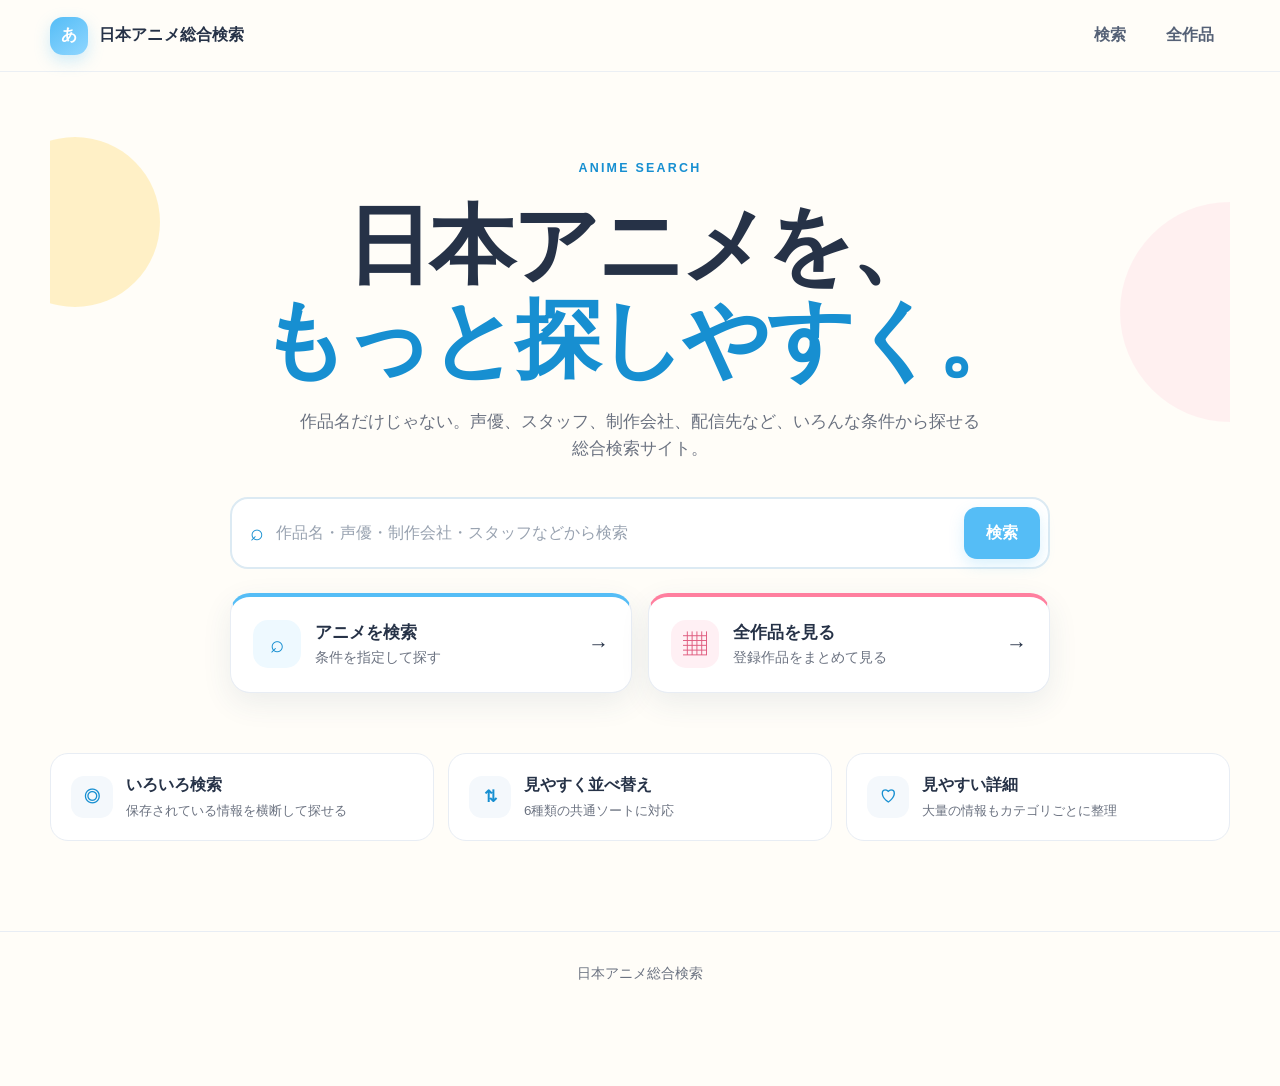
<file: index.html>
<!doctype html>
<html lang="ja">
<head>
  <meta charset="utf-8" />
  <meta name="viewport" content="width=device-width,initial-scale=1" />
  <title>日本アニメ総合検索</title>
  <link rel="stylesheet" href="./assets/css/common.css" />
  <link rel="stylesheet" href="./assets/css/top.css" />
</head>
<body data-page="top">
  <header class="site-header">
    <a class="brand" href="./index.html" aria-label="日本アニメ総合検索 ホーム">
      <span class="brand-mark" aria-hidden="true">あ</span><span class="brand-text">日本アニメ総合検索</span>
    </a>
    <nav class="desktop-nav" aria-label="メインナビゲーション">
      <a href="./search.html">検索</a>
      <a href="./all.html">全作品</a>
    </nav>
  </header>

  <main>
    <section class="hero section-shell">
      <div class="hero-decor decor-a" aria-hidden="true"></div>
      <div class="hero-decor decor-b" aria-hidden="true"></div>
      <div class="hero-copy">
        <span class="eyebrow">ANIME SEARCH</span>
        <h1>日本アニメを、<br><span>もっと探しやすく。</span></h1>
        <p>作品名だけじゃない。声優、スタッフ、制作会社、配信先など、いろんな条件から探せる総合検索サイト。</p>
      </div>

      <form class="hero-search" action="./search.html" method="get">
        <label class="sr-only" for="q">アニメを検索</label>
        <div class="search-box large">
          <span class="search-icon" aria-hidden="true">⌕</span>
          <input id="q" name="q" type="search" placeholder="作品名・声優・制作会社・スタッフなどから検索" autocomplete="off" />
          <button type="submit">検索</button>
        </div>
      </form>

      <div class="entry-grid" aria-label="主要メニュー">
        <a class="entry-card blue" href="./search.html">
          <div class="entry-icon" aria-hidden="true">⌕</div>
          <div><strong>アニメを検索</strong><span>条件を指定して探す</span></div>
          <span class="entry-arrow" aria-hidden="true">→</span>
        </a>
        <a class="entry-card pink" href="./all.html">
          <div class="entry-icon" aria-hidden="true">▦</div>
          <div><strong>全作品を見る</strong><span>登録作品をまとめて見る</span></div>
          <span class="entry-arrow" aria-hidden="true">→</span>
        </a>
      </div>
    </section>

    <section class="feature-strip section-shell" aria-label="サイトの特徴">
      <article><span aria-hidden="true">◎</span><div><strong>いろいろ検索</strong><small>保存されている情報を横断して探せる</small></div></article>
      <article><span aria-hidden="true">⇅</span><div><strong>見やすく並べ替え</strong><small>6種類の共通ソートに対応</small></div></article>
      <article><span aria-hidden="true">♡</span><div><strong>見やすい詳細</strong><small>大量の情報もカテゴリごとに整理</small></div></article>
    </section>
  </main>

  <footer class="site-footer"><span>日本アニメ総合検索</span></footer>
  <nav class="mobile-nav" aria-label="モバイルナビゲーション">
    <a class="active" href="./index.html" aria-current="page"><span aria-hidden="true">⌂</span>ホーム</a>
    <a href="./search.html"><span aria-hidden="true">⌕</span>検索</a>
    <a href="./all.html"><span aria-hidden="true">▦</span>全作品</a>
  </nav>
  <script src="./assets/js/common.js"></script>
</body>
</html>
</file>
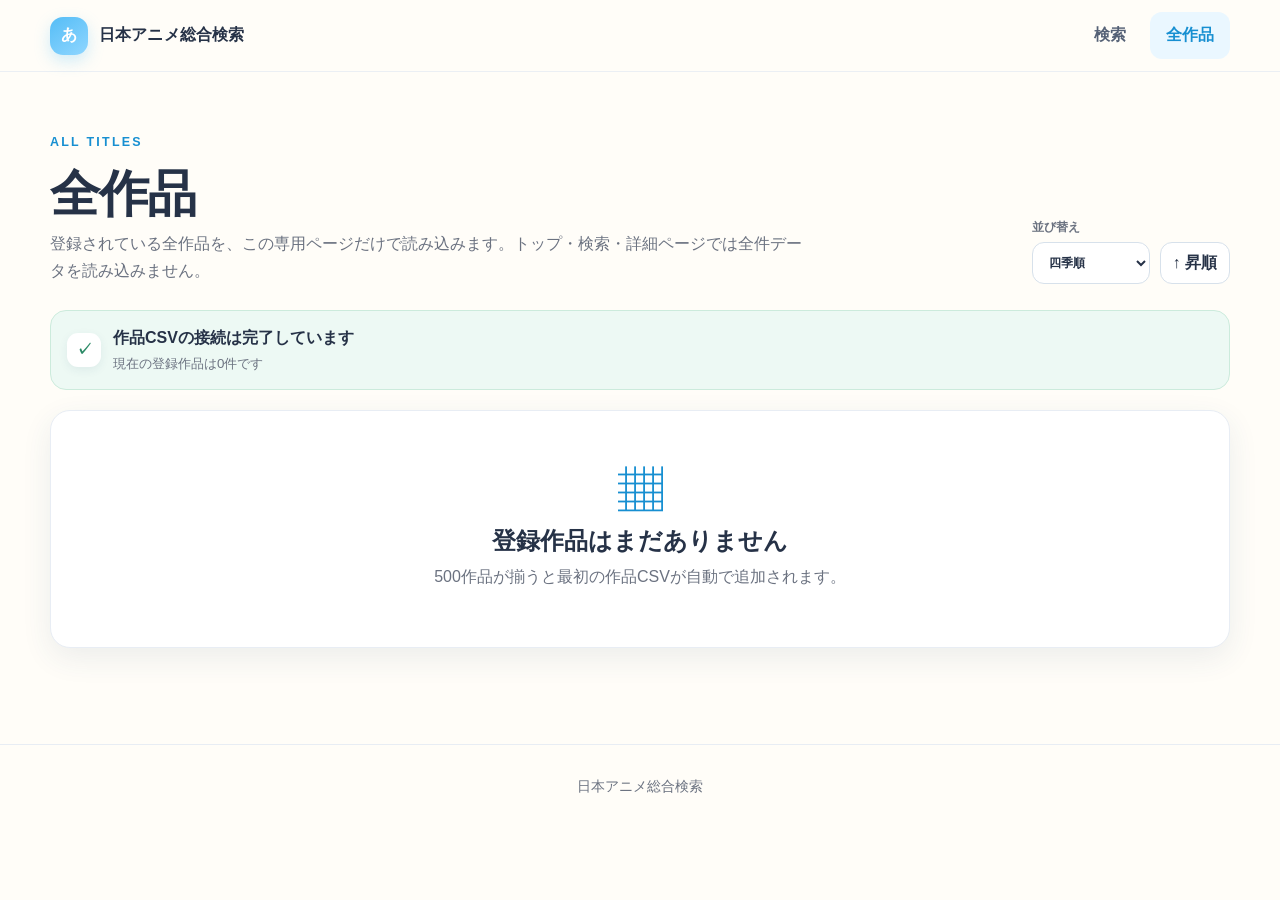
<file: all.html>
<!doctype html>
<html lang="ja">
<head>
  <meta charset="utf-8" />
  <meta name="viewport" content="width=device-width,initial-scale=1" />
  <title>全作品 | 日本アニメ総合検索</title>
  <link rel="stylesheet" href="./assets/css/common.css" />
  <link rel="stylesheet" href="./assets/css/all.css" />
</head>
<body data-page="all">
  <header class="site-header">
    <a class="brand" href="./index.html" aria-label="日本アニメ総合検索 ホーム">
      <span class="brand-mark">あ</span><span class="brand-text">日本アニメ総合検索</span>
    </a>
    <nav class="desktop-nav" aria-label="メインナビゲーション">
      <a href="./search.html">検索</a>
      <a class="active" href="./all.html" aria-current="page">全作品</a>
    </nav>
  </header>

  <main class="section-shell page-main">
    <div class="page-heading heading-row">
      <div>
        <span class="eyebrow">ALL TITLES</span>
        <h1>全作品</h1>
        <p>登録されている全作品を、この専用ページだけで読み込みます。トップ・検索・詳細ページでは全件データを読み込みません。</p>
      </div>
      <div class="sort-controls" aria-label="全作品の並び替え">
        <label for="all-sort-key">並び替え
          <select id="all-sort-key">
            <option value="season">四季順</option>
            <option value="date">年代順</option>
            <option value="title">タイトル順</option>
            <option value="studio">制作会社名順</option>
            <option value="episodes">話数順</option>
            <option value="runtime">総時間順</option>
          </select>
        </label>
        <button id="all-sort-direction" type="button" data-dir="asc" aria-label="昇順・降順切り替え">↑ 昇順</button>
      </div>
    </div>

    <div class="status-banner idle" id="all-status" role="status" aria-live="polite">
      <span class="status-icon" aria-hidden="true">○</span>
      <div>
        <strong>全件表示エンジンを準備しています</strong>
        <small>このページでだけ all.wasm と作品CSVを読み込みます。</small>
      </div>
    </div>

    <section id="all-results" class="anime-grid" aria-live="polite" aria-busy="false">
      <div class="empty-state card-surface full-width">
        <div class="empty-icon" aria-hidden="true">▦</div>
        <h2>ここに全作品が並びます</h2>
        <p>内部では一定件数ずつ段階描画し、他の3ページへ全件処理を持ち込みません。</p>
      </div>
    </section>
  </main>

  <footer class="site-footer"><span>日本アニメ総合検索</span></footer>
  <nav class="mobile-nav" aria-label="モバイルナビゲーション">
    <a href="./index.html"><span aria-hidden="true">⌂</span>ホーム</a>
    <a href="./search.html"><span aria-hidden="true">⌕</span>検索</a>
    <a class="active" href="./all.html" aria-current="page"><span aria-hidden="true">▦</span>全作品</a>
  </nav>
  <script src="./assets/js/common.js"></script>
  <script src="./assets/js/wasm-runtime.js"></script>
  <script src="./assets/js/all-bridge.js"></script>
</body>
</html>
</file>
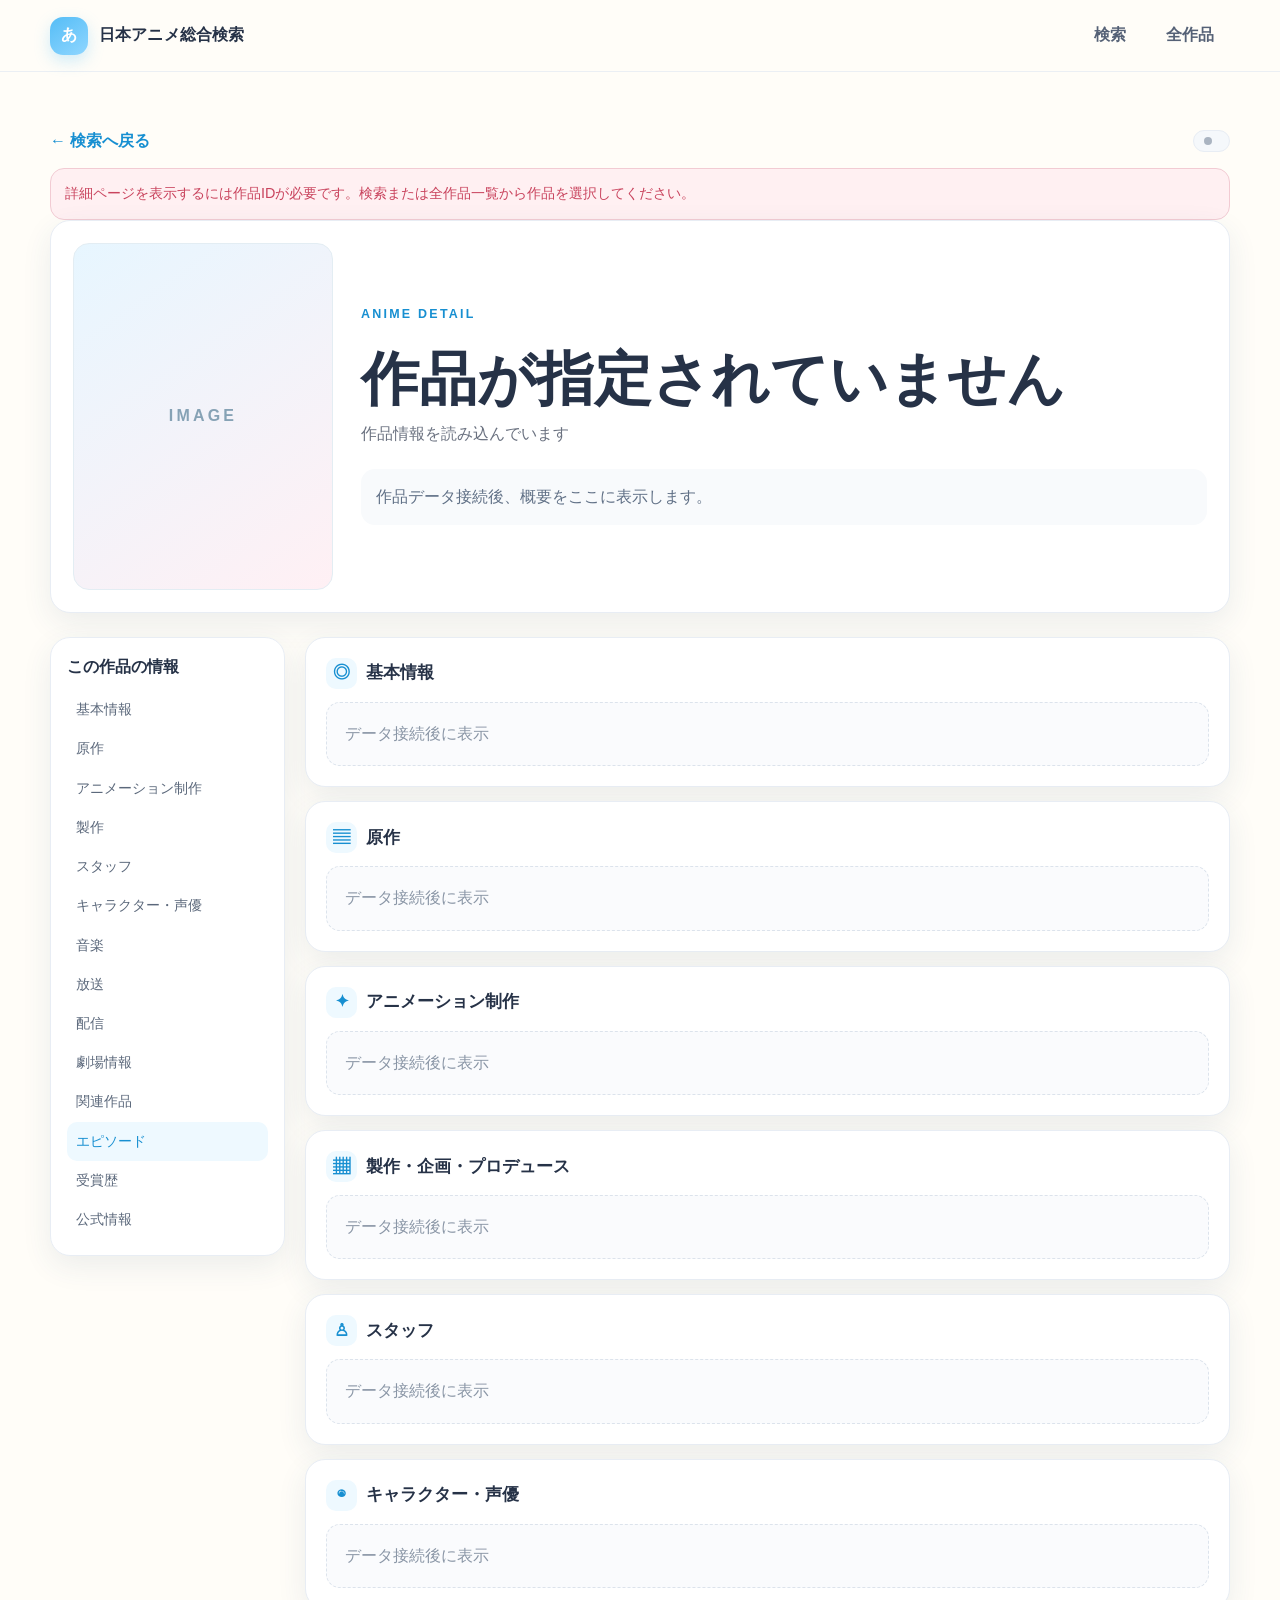
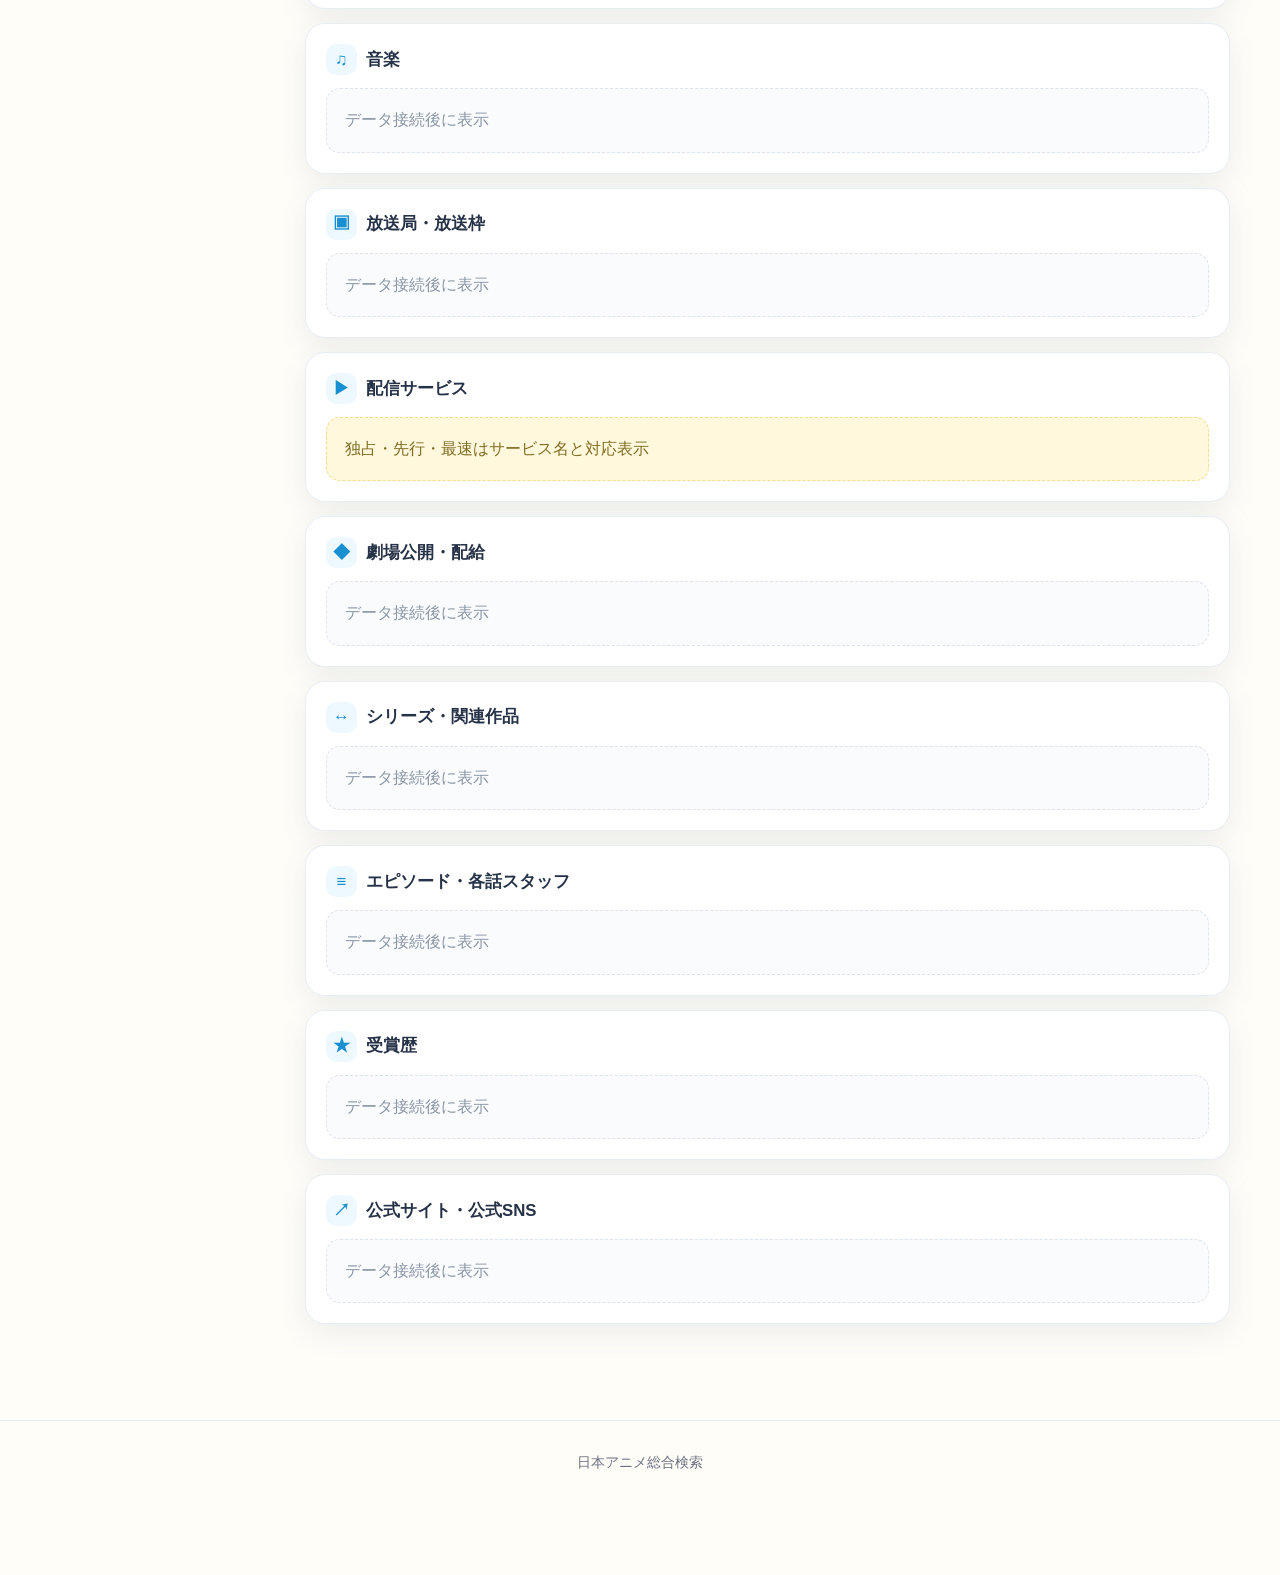
<file: detail.html>
<!doctype html>
<html lang="ja">
<head>
  <meta charset="utf-8" />
  <meta name="viewport" content="width=device-width,initial-scale=1" />
  <title>作品詳細 | 日本アニメ総合検索</title>
  <link rel="stylesheet" href="./assets/css/common.css" />
  <link rel="stylesheet" href="./assets/css/detail.css" />
</head>
<body data-page="detail">
  <header class="site-header">
    <a class="brand" href="./index.html" aria-label="日本アニメ総合検索 ホーム">
      <span class="brand-mark">あ</span><span class="brand-text">日本アニメ総合検索</span>
    </a>
    <nav class="desktop-nav" aria-label="メインナビゲーション">
      <a href="./search.html">検索</a>
      <a href="./all.html">全作品</a>
    </nav>
  </header>

  <main class="section-shell page-main">
    <div class="detail-topbar">
      <a class="back-link" href="./search.html">← 検索へ戻る</a>
      <span id="detail-id-badge" class="status-pill" hidden><span class="status-dot"></span><span></span></span>
    </div>

    <div id="detail-status" class="ui-message info" hidden role="status" aria-live="polite"></div>

    <section class="detail-hero card-surface" aria-labelledby="detail-title">
      <div class="visual-placeholder" aria-label="キービジュアル表示領域"><span>IMAGE</span></div>
      <div class="detail-hero-copy">
        <div class="tag-row" id="detail-tags"></div>
        <p class="eyebrow">ANIME DETAIL</p>
        <h1 id="detail-title">作品タイトル</h1>
        <p id="detail-sub-title" class="sub-title">作品情報を読み込んでいます</p>
        <p id="detail-synopsis" class="synopsis-placeholder">作品データ接続後、概要をここに表示します。</p>
      </div>
    </section>

    <section class="detail-layout">
      <aside class="detail-index card-surface" aria-label="詳細カテゴリ">
        <strong>この作品の情報</strong>
        <a href="#basic">基本情報</a>
        <a href="#original">原作</a>
        <a href="#studio">アニメーション制作</a>
        <a href="#production">製作</a>
        <a href="#staff">スタッフ</a>
        <a href="#cast">キャラクター・声優</a>
        <a href="#music">音楽</a>
        <a href="#broadcast">放送</a>
        <a href="#streaming">配信</a>
        <a href="#theater">劇場情報</a>
        <a href="#relations">関連作品</a>
        <a href="#episodes">エピソード</a>
        <a href="#awards">受賞歴</a>
        <a href="#official">公式情報</a>
      </aside>

      <div class="detail-sections" id="detail-sections">
        <section id="basic" data-detail-section="basic" class="detail-card card-surface"><h2><span>◎</span>基本情報</h2><div class="data-placeholder">データ接続後に表示</div></section>
        <section id="original" data-detail-section="original" class="detail-card card-surface"><h2><span>▤</span>原作</h2><div class="data-placeholder">データ接続後に表示</div></section>
        <section id="studio" data-detail-section="studio" class="detail-card card-surface"><h2><span>✦</span>アニメーション制作</h2><div class="data-placeholder">データ接続後に表示</div></section>
        <section id="production" data-detail-section="production" class="detail-card card-surface"><h2><span>▦</span>製作・企画・プロデュース</h2><div class="data-placeholder">データ接続後に表示</div></section>
        <section id="staff" data-detail-section="staff" class="detail-card card-surface"><h2><span>♙</span>スタッフ</h2><div class="data-placeholder">データ接続後に表示</div></section>
        <section id="cast" data-detail-section="cast" class="detail-card card-surface"><h2><span>◉</span>キャラクター・声優</h2><div class="data-placeholder">データ接続後に表示</div></section>
        <section id="music" data-detail-section="music" class="detail-card card-surface"><h2><span>♫</span>音楽</h2><div class="data-placeholder">データ接続後に表示</div></section>
        <section id="broadcast" data-detail-section="broadcast" class="detail-card card-surface"><h2><span>▣</span>放送局・放送枠</h2><div class="data-placeholder">データ接続後に表示</div></section>
        <section id="streaming" data-detail-section="streaming" class="detail-card card-surface"><h2><span>▶</span>配信サービス</h2><div class="data-placeholder emphasis">独占・先行・最速はサービス名と対応表示</div></section>
        <section id="theater" data-detail-section="theater" class="detail-card card-surface"><h2><span>◆</span>劇場公開・配給</h2><div class="data-placeholder">データ接続後に表示</div></section>
        <section id="relations" data-detail-section="relations" class="detail-card card-surface"><h2><span>↔</span>シリーズ・関連作品</h2><div class="data-placeholder">データ接続後に表示</div></section>
        <section id="episodes" data-detail-section="episodes" class="detail-card card-surface"><h2><span>≡</span>エピソード・各話スタッフ</h2><div class="data-placeholder">データ接続後に表示</div></section>
        <section id="awards" data-detail-section="awards" class="detail-card card-surface"><h2><span>★</span>受賞歴</h2><div class="data-placeholder">データ接続後に表示</div></section>
        <section id="official" data-detail-section="official" class="detail-card card-surface"><h2><span>↗</span>公式サイト・公式SNS</h2><div class="data-placeholder">データ接続後に表示</div></section>
      </div>
    </section>
  </main>

  <footer class="site-footer"><span>日本アニメ総合検索</span></footer>
  <nav class="mobile-nav" aria-label="モバイルナビゲーション">
    <a href="./index.html"><span aria-hidden="true">⌂</span>ホーム</a>
    <a href="./search.html"><span aria-hidden="true">⌕</span>検索</a>
    <a href="./all.html"><span aria-hidden="true">▦</span>全作品</a>
  </nav>
  <script src="./assets/js/common.js"></script>
  <script src="./assets/js/wasm-runtime.js"></script>
  <script src="./assets/js/detail-bridge.js"></script>
</body>
</html>
</file>
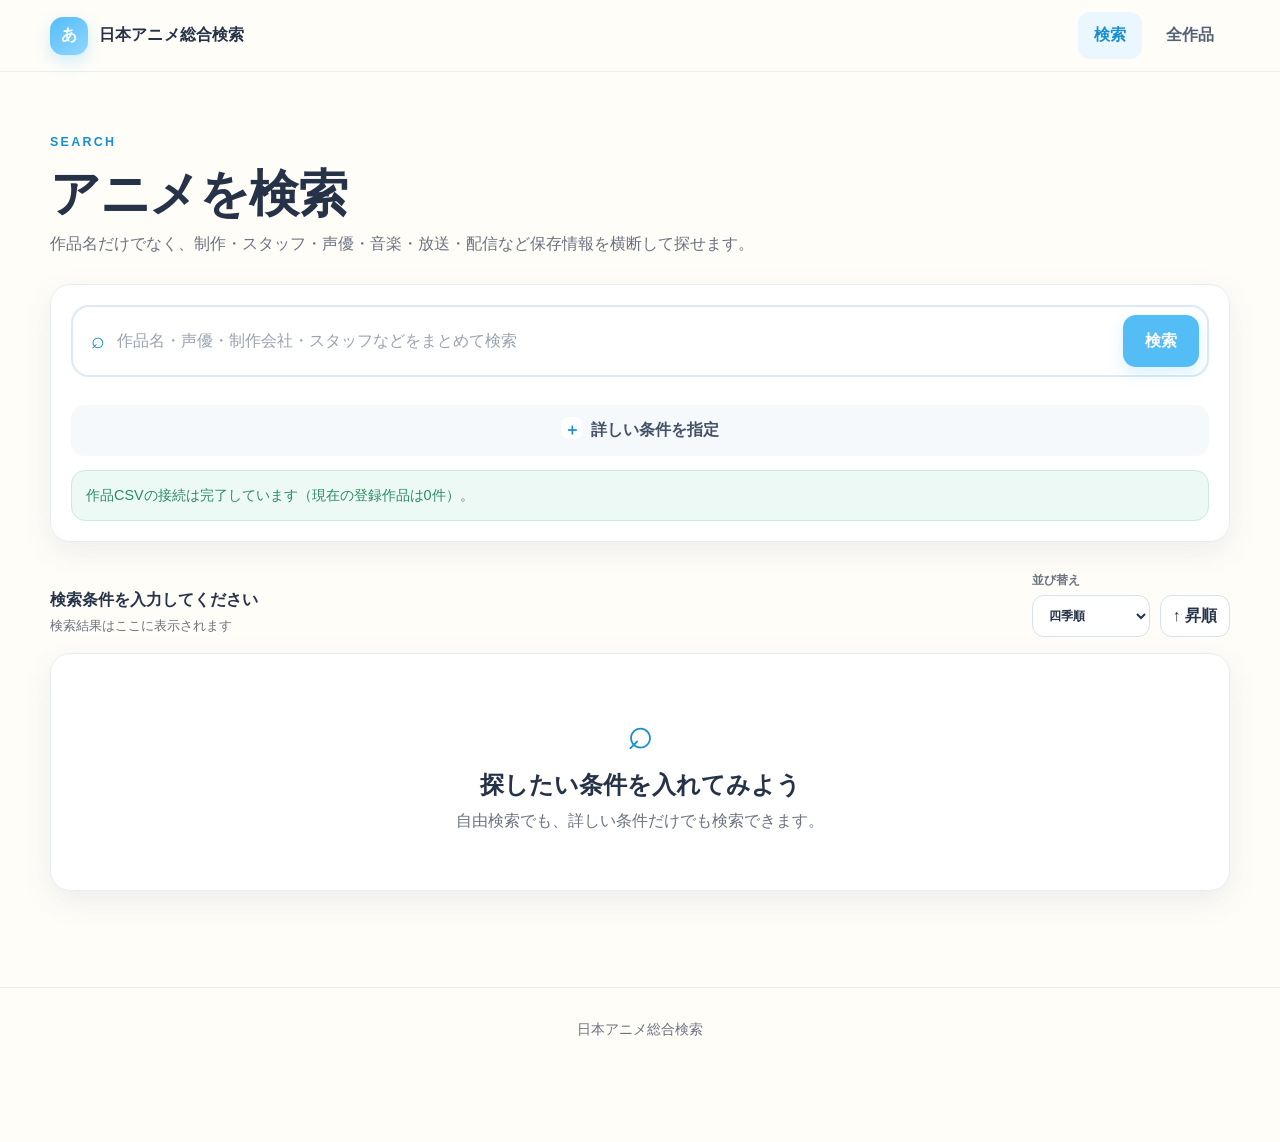
<file: search.html>
<!doctype html>
<html lang="ja">
<head>
  <meta charset="utf-8" />
  <meta name="viewport" content="width=device-width,initial-scale=1" />
  <title>検索 | 日本アニメ総合検索</title>
  <link rel="stylesheet" href="./assets/css/common.css" />
  <link rel="stylesheet" href="./assets/css/search.css" />
</head>
<body data-page="search">
  <header class="site-header">
    <a class="brand" href="./index.html" aria-label="日本アニメ総合検索 ホーム">
      <span class="brand-mark">あ</span><span class="brand-text">日本アニメ総合検索</span>
    </a>
    <nav class="desktop-nav" aria-label="メインナビゲーション">
      <a class="active" href="./search.html" aria-current="page">検索</a>
      <a href="./all.html">全作品</a>
    </nav>
  </header>

  <main class="section-shell page-main">
    <div class="page-heading">
      <span class="eyebrow">SEARCH</span>
      <h1>アニメを検索</h1>
      <p>作品名だけでなく、制作・スタッフ・声優・音楽・放送・配信など保存情報を横断して探せます。</p>
    </div>

    <section class="search-panel card-surface" aria-labelledby="search-panel-title">
      <h2 id="search-panel-title" class="sr-only">検索条件</h2>

      <form id="search-form" novalidate>
        <div class="search-box large">
          <span class="search-icon" aria-hidden="true">⌕</span>
          <label class="sr-only" for="search-query">自由検索</label>
          <input id="search-query" name="q" type="search" placeholder="作品名・声優・制作会社・スタッフなどをまとめて検索" autocomplete="off" />
          <button id="search-button" type="submit">検索</button>
        </div>

        <div id="active-filters" class="active-filters" aria-live="polite"></div>

        <button class="detail-toggle" id="detail-toggle" type="button" aria-expanded="false" aria-controls="detail-filters">
          <span aria-hidden="true">＋</span> 詳しい条件を指定
        </button>

        <div id="detail-filters" class="detail-filters" hidden>
          <div class="filter-head">
            <div>
              <strong>詳しい条件</strong>
              <small>必要な条件だけ追加できます。自由検索を空欄にして詳細条件だけでも検索できます。</small>
            </div>
            <button id="clear-search-ui" class="clear-button" type="button">条件をクリア</button>
          </div>

          <div class="filter-section">
            <h3>条件の組み合わせ</h3>
            <div class="segmented" role="group" aria-label="条件の組み合わせ">
              <button type="button" class="selected" data-op="AND" aria-pressed="true">すべて一致（AND）</button>
              <button type="button" data-op="OR" aria-pressed="false">どれか一致（OR）</button>
            </div>
            <p class="filter-help">除外したい条件は、各条件の「含めない（NOT）」を選択します。</p>
          </div>

          <div class="filter-section">
            <div class="filter-section-head">
              <div>
                <h3>文字・名称・属性</h3>
                <p class="filter-help">タイトル、制作会社、声優、配信サービスなど、保存されている各情報を対象に指定できます。</p>
              </div>
              <button id="add-text-filter" class="add-filter-button" type="button">＋ 条件を追加</button>
            </div>
            <div id="text-filter-rows" class="filter-rows"></div>
          </div>

          <div class="filter-section">
            <div class="filter-section-head">
              <div>
                <h3>日付範囲</h3>
                <p class="filter-help">開始日・終了日・劇場公開日・更新日に加え、配信開始/終了日やエピソード放送日も範囲指定できます。</p>
              </div>
              <button id="add-date-filter" class="add-filter-button" type="button">＋ 日付条件</button>
            </div>
            <div id="date-filter-rows" class="filter-rows"></div>
          </div>

          <div class="filter-section">
            <div class="filter-section-head">
              <div>
                <h3>数値範囲</h3>
                <p class="filter-help">話数・1話あたり時間・シーズン番号を下限／上限で指定できます。</p>
              </div>
              <button id="add-number-filter" class="add-filter-button" type="button">＋ 数値条件</button>
            </div>
            <div id="number-filter-rows" class="filter-rows"></div>
          </div>
        </div>
      </form>

      <div id="search-ui-message" class="ui-message info" hidden aria-live="polite"></div>
    </section>

    <section class="results-section" aria-labelledby="results-title">
      <div class="results-toolbar">
        <div>
          <strong id="results-title">検索条件を入力してください</strong>
          <small id="result-note">検索結果はここに表示されます</small>
        </div>
        <div class="sort-controls">
          <label for="sort-key">並び替え
            <select id="sort-key">
              <option value="season">四季順</option>
              <option value="date">年代順</option>
              <option value="title">タイトル順</option>
              <option value="studio">制作会社名順</option>
              <option value="episodes">話数順</option>
              <option value="runtime">総時間順</option>
            </select>
          </label>
          <button id="sort-direction" type="button" data-dir="asc" aria-label="昇順・降順切り替え">↑ 昇順</button>
        </div>
      </div>

      <div id="results" class="anime-grid" aria-live="polite" aria-busy="false">
        <div class="empty-state card-surface">
          <div class="empty-icon" aria-hidden="true">⌕</div>
          <h2>探したい条件を入れてみよう</h2>
          <p>自由検索でも、詳しい条件だけでも検索できます。</p>
        </div>
      </div>
    </section>
  </main>

  <footer class="site-footer"><span>日本アニメ総合検索</span></footer>
  <nav class="mobile-nav" aria-label="モバイルナビゲーション">
    <a href="./index.html"><span aria-hidden="true">⌂</span>ホーム</a>
    <a class="active" href="./search.html" aria-current="page"><span aria-hidden="true">⌕</span>検索</a>
    <a href="./all.html"><span aria-hidden="true">▦</span>全作品</a>
  </nav>
  <script src="./assets/js/common.js"></script>
  <script src="./assets/js/wasm-runtime.js"></script>
  <script src="./assets/js/search-bridge.js"></script>
</body>
</html>
</file>
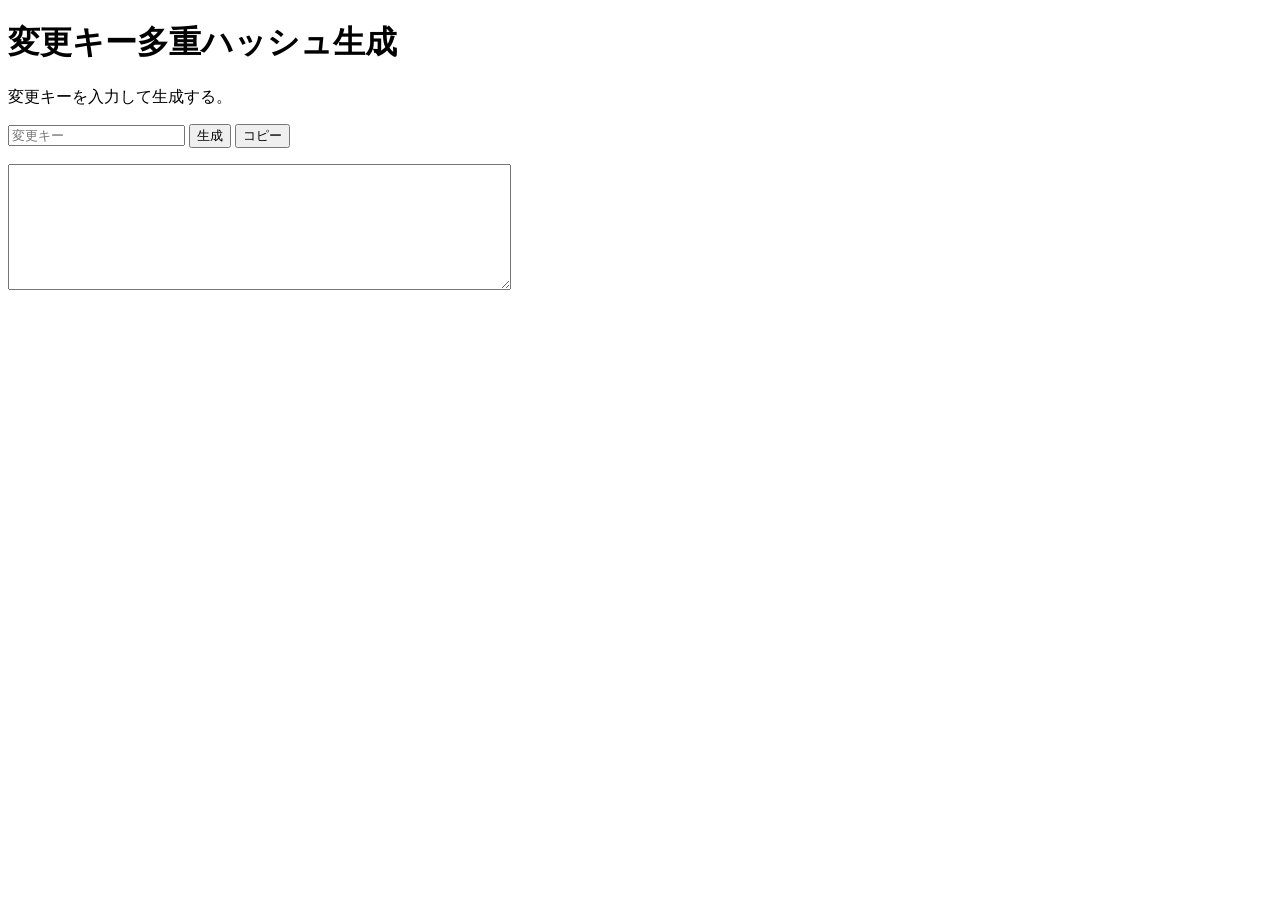
<file: legacy/change-key.html>
<!DOCTYPE html>
<html lang="ja">
<head>
  <meta charset="UTF-8">
  <meta name="viewport" content="width=device-width, initial-scale=1.0">
  <title>ハッシュ生成</title>
</head>
<body>
  <h1>変更キー多重ハッシュ生成</h1>
  <p>変更キーを入力して生成する。</p>

  <input type="password" id="changeKey" placeholder="変更キー">
  <button id="generateButton" type="button">生成</button>
  <button id="copyButton" type="button">コピー</button>

  <p id="message"></p>
  <textarea id="result" rows="8" cols="60" readonly></textarea>

  <script>
    async function sha256(text) {
      const data = new TextEncoder().encode(text);
      const hashBuffer = await crypto.subtle.digest("SHA-256", data);
      const hashArray = Array.from(new Uint8Array(hashBuffer));
      return hashArray.map(function (b) {
        return b.toString(16).padStart(2, "0");
      }).join("");
    }

    async function multiHash(inputKey) {
      const step1 = await sha256("anime-site-change-key::" + inputKey + "::phase1");
      const step2 = await sha256("anime-site-change-key::" + step1 + "::phase2");
      const step3 = await sha256("anime-site-change-key::" + step2 + "::phase3");
      return step3;
    }

    const changeKeyInput = document.getElementById("changeKey");
    const generateButton = document.getElementById("generateButton");
    const copyButton = document.getElementById("copyButton");
    const result = document.getElementById("result");
    const message = document.getElementById("message");

    generateButton.addEventListener("click", async function () {
      const inputKey = changeKeyInput.value.trim();

      message.textContent = "";
      result.value = "";

      if (!inputKey) {
        message.textContent = "変更キーを入力してください。";
        return;
      }

      try {
        const hashed = await multiHash(inputKey);
        result.value = hashed;
        message.textContent = "生成しました。";
      } catch (error) {
        message.textContent = "生成に失敗しました。";
      }
    });

    copyButton.addEventListener("click", async function () {
      if (!result.value) {
        message.textContent = "コピーする値がありません。";
        return;
      }

      try {
        await navigator.clipboard.writeText(result.value);
        message.textContent = "コピーしました。";
      } catch (error) {
        message.textContent = "コピーに失敗しました。";
      }
    });
  </script>
</body>
</html>
</file>
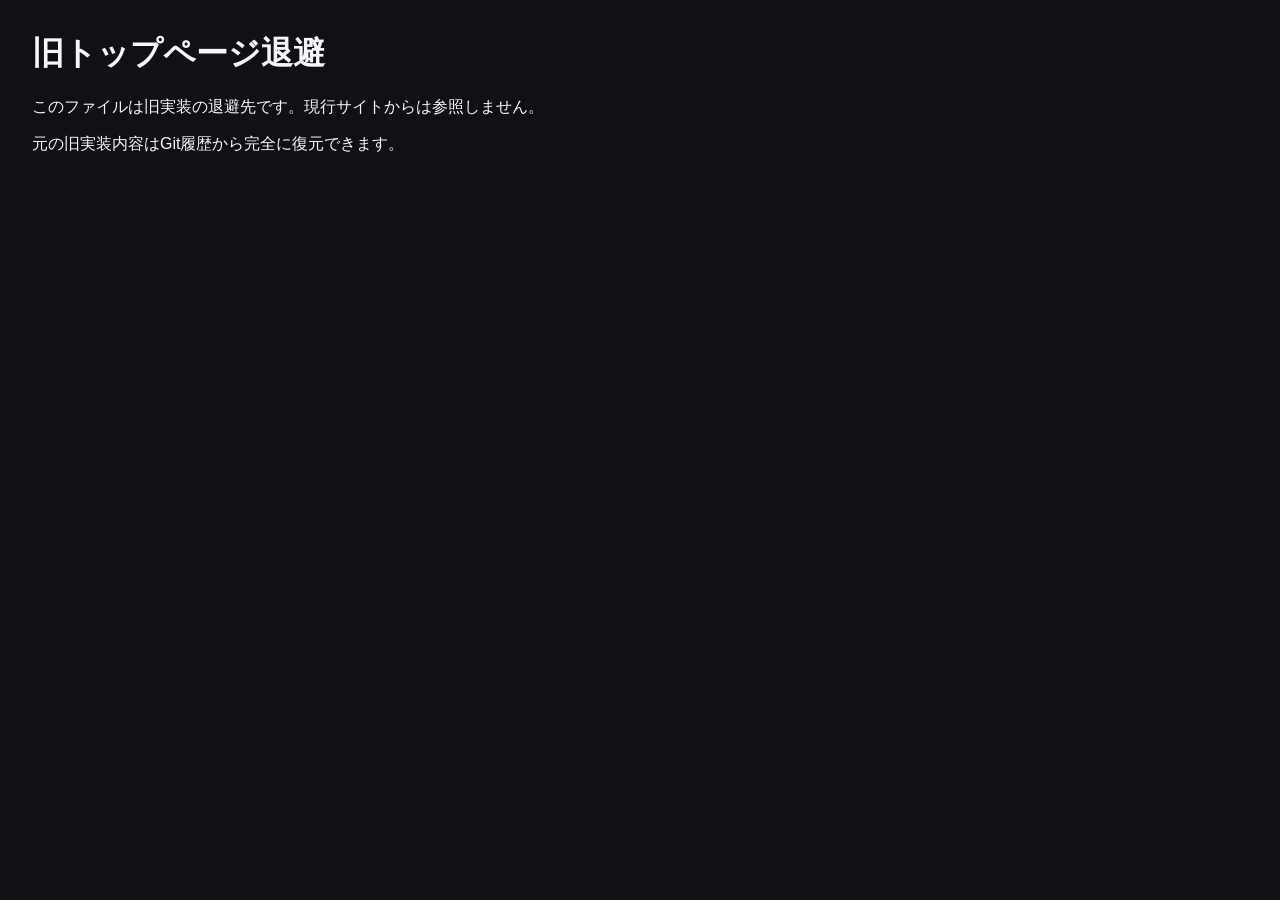
<file: legacy/top.html>
<!DOCTYPE html>
<html lang="ja">
<head>
  <meta charset="UTF-8" />
  <meta name="viewport" content="width=device-width, initial-scale=1.0" />
  <title>日本アニメ一覧検索</title>
  <style>
    body{font-family:sans-serif;margin:2rem;background:#0f1115;color:#f5f7fb}a{color:#7aa2ff}
  </style>
</head>
<body>
  <h1>旧トップページ退避</h1>
  <p>このファイルは旧実装の退避先です。現行サイトからは参照しません。</p>
  <p>元の旧実装内容はGit履歴から完全に復元できます。</p>
</body>
</html>
</file>
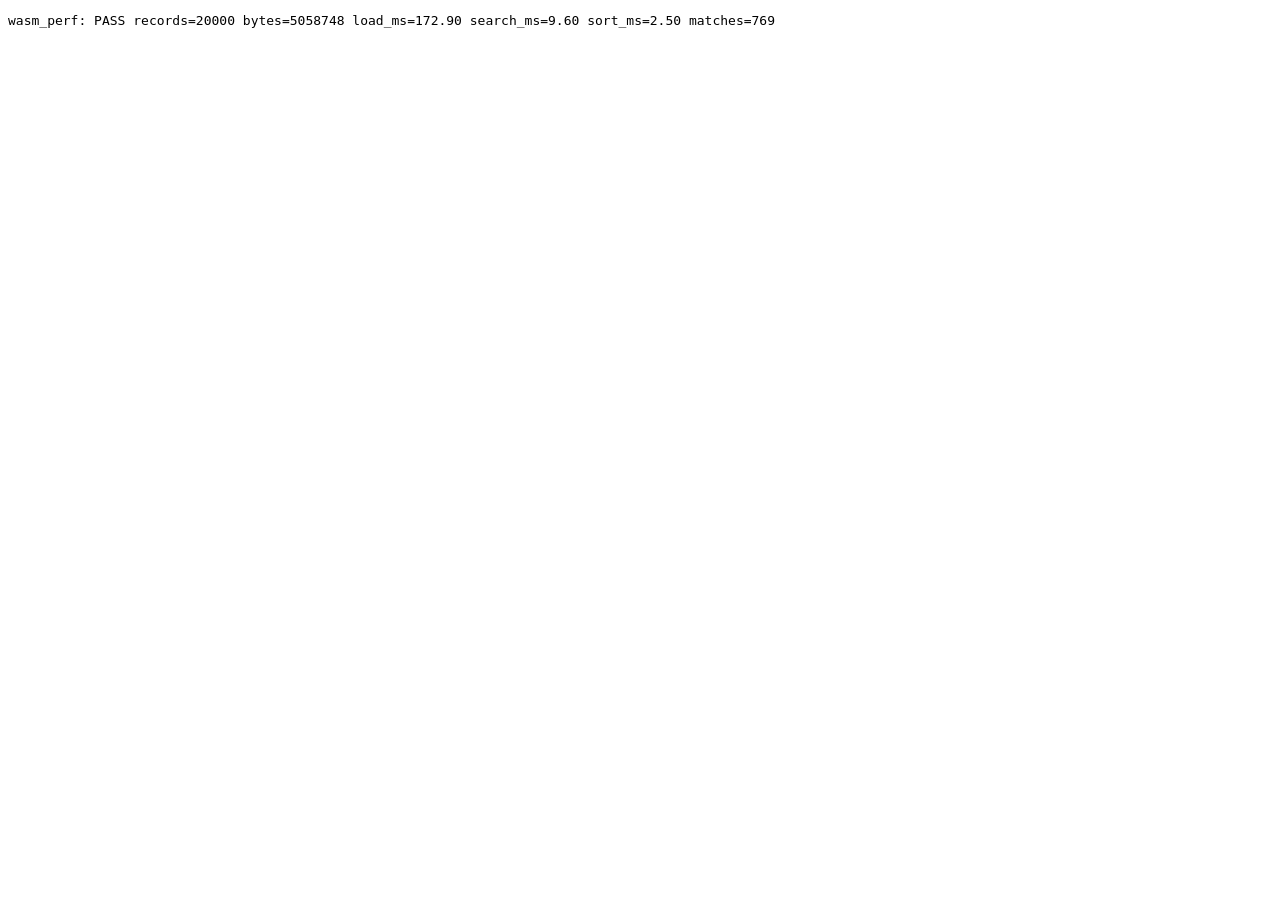
<file: wasm-src/tests/wasm_perf.html>
<!doctype html>
<html lang="ja">
<head><meta charset="utf-8"><title>WASM performance smoke</title></head>
<body><pre id="result">running</pre>
<script type="module">
import createSearchModule from '../../assets/wasm/search.js';

const output = document.getElementById('result');
const columns = [
  'id','title_ja','title_kana','title_romaji','title_en','aliases','media_type','release_start','release_end','episode_count','runtime_min','series_id','season_number',
  'genres','tags','target_demographic','setting','era','themes','original_type','original_title','original_author','original_artist','original_publisher','original_label','original_magazine','original_platform',
  'animation_studio','co_animation_studio','animation_cooperation','production_name','production_committee','production_members','production_lead_company','planning','executive_producers','producers','animation_producers','line_producers',
  'director','chief_director','series_composition','character_original_design','character_design','music','sound_director','staff','characters','opening_themes','ending_themes','insert_songs','music_production','soundtrack_label',
  'broadcast_networks','broadcast_slots','streaming_services','film_distributor','theatrical_release_date','relations','episodes','episode_staff','awards','synopsis','image_url','official_url','official_x','official_youtube','official_other','external_ids','updated_at'
];
const columnIndex = Object.fromEntries(columns.map((name, index) => [name, index]));
const encoder = new TextEncoder();

function makeCsv(recordCount) {
  const lines = new Array(recordCount + 1);
  lines[0] = columns.join(',');
  for (let i = 0; i < recordCount; i += 1) {
    const row = new Array(columns.length).fill('');
    const id = `A${String(i + 1).padStart(8, '0')}`;
    const month = String((i % 12) + 1).padStart(2, '0');
    row[columnIndex.id] = id;
    row[columnIndex.title_ja] = `作品${i}`;
    row[columnIndex.title_kana] = `さくひん${i}`;
    row[columnIndex.media_type] = 'TV';
    row[columnIndex.release_start] = `2027-${month}-01`;
    row[columnIndex.episode_count] = '12';
    row[columnIndex.runtime_min] = '24';
    row[columnIndex.genres] = 'ジャンル';
    row[columnIndex.tags] = '性能試験';
    row[columnIndex.animation_studio] = `Studio ${String.fromCharCode(65 + (i % 26))}`;
    row[columnIndex.production_committee] = '製作委員会';
    row[columnIndex.characters] = '主人公::MAIN::声優';
    row[columnIndex.staff] = '監督::監督';
    row[columnIndex.streaming_services] = 'Service::通常::日本::2027-01-01::';
    row[columnIndex.updated_at] = '2027-01-01';
    lines[i + 1] = row.join(',');
  }
  return encoder.encode(`${lines.join('\n')}\n`);
}

function withCString(module, value, callback) {
  const bytes = encoder.encode(`${value}\0`);
  const pointer = module._malloc(bytes.length);
  if (!pointer) throw new Error('malloc failed');
  try {
    module.HEAPU8.set(bytes, pointer);
    return callback(pointer);
  } finally {
    module._free(pointer);
  }
}

function addTextTerm(module, value, selector, mode = 0, negated = 0) {
  return withCString(module, value, (valuePointer) =>
    withCString(module, selector, (selectorPointer) =>
      module._anime_search_add_text_term(valuePointer, selectorPointer, mode, negated)));
}

try {
  const recordCount = 20000;
  const csv = makeCsv(recordCount);
  const search = await createSearchModule();

  const loadStart = performance.now();
  if (search._anime_search_reset() !== 1) throw new Error('reset failed');
  const pointer = search._malloc(csv.length);
  if (!pointer) throw new Error('CSV malloc failed');
  try {
    search.HEAPU8.set(csv, pointer);
    if (search._anime_search_add_csv(pointer, csv.length) !== 1) {
      throw new Error(search.UTF8ToString(search._anime_search_last_error()));
    }
  } finally {
    search._free(pointer);
  }
  if (search._anime_search_finalize() !== 1) throw new Error(search.UTF8ToString(search._anime_search_last_error()));
  const loadMs = performance.now() - loadStart;

  if (addTextTerm(search, 'Studio Z', 'animation_studio', 0, 0) !== 1) {
    throw new Error(search.UTF8ToString(search._anime_search_last_error()));
  }
  const searchStart = performance.now();
  if (search._anime_search_execute() !== 1) throw new Error(search.UTF8ToString(search._anime_search_last_error()));
  const searchMs = performance.now() - searchStart;
  const matches = Number(search._anime_search_count());
  if (matches !== 769) throw new Error(`match count mismatch: ${matches}`);

  const sortStart = performance.now();
  if (search._anime_search_sort(5, 1) !== 1) throw new Error(search.UTF8ToString(search._anime_search_last_error()));
  const sortMs = performance.now() - sortStart;

  if (loadMs > 5000) throw new Error(`load too slow: ${loadMs.toFixed(2)}ms`);
  if (searchMs > 2000) throw new Error(`search too slow: ${searchMs.toFixed(2)}ms`);
  if (sortMs > 2000) throw new Error(`sort too slow: ${sortMs.toFixed(2)}ms`);

  output.textContent = `wasm_perf: PASS records=${recordCount} bytes=${csv.length} load_ms=${loadMs.toFixed(2)} search_ms=${searchMs.toFixed(2)} sort_ms=${sortMs.toFixed(2)} matches=${matches}`;
  document.body.dataset.result = 'pass';
} catch (error) {
  output.textContent = `wasm_perf: FAIL ${error?.stack || error}`;
  document.body.dataset.result = 'fail';
}
</script>
</body>
</html>
</file>
<file: assets/css/common.css>
:root{
  --main:#55bdf6;
  --main-dark:#178fd1;
  --main-soft:#eaf7ff;
  --pink:#ff7f9f;
  --pink-soft:#fff0f4;
  --yellow:#ffd75e;
  --yellow-soft:#fff8d9;
  --bg:#fffdf8;
  --surface:#fff;
  --surface-soft:#f8fbfd;
  --text:#263247;
  --muted:#6b7280;
  --line:#e8edf4;
  --line-strong:#d7e1eb;
  --danger:#c9435d;
  --danger-soft:#fff0f2;
  --success:#2b8a66;
  --success-soft:#edf9f4;
  --shadow:0 10px 30px rgba(43,73,112,.09);
  --shadow-hover:0 16px 38px rgba(43,73,112,.13);
  --radius:20px;
  --radius-sm:14px;
  --max:1180px;
}

*{box-sizing:border-box}
html{scroll-behavior:smooth}
body{margin:0;background:var(--bg);color:var(--text);font-family:-apple-system,BlinkMacSystemFont,"Hiragino Sans","Yu Gothic UI","Yu Gothic",Meiryo,sans-serif;line-height:1.65;-webkit-font-smoothing:antialiased}
a{color:inherit;text-decoration:none}
button,input,select{font:inherit}
button{cursor:pointer}
button:disabled{cursor:not-allowed;opacity:.55}
input::placeholder{color:#98a2b0}
:focus-visible{outline:3px solid rgba(85,189,246,.38);outline-offset:3px}
::selection{background:#cceeff;color:var(--text)}

.sr-only{position:absolute;width:1px;height:1px;padding:0;margin:-1px;overflow:hidden;clip:rect(0,0,0,0);white-space:nowrap;border:0}
.section-shell{width:min(var(--max),calc(100% - 40px));margin-inline:auto}
.page-main{padding:56px 0 96px}

.site-header{height:72px;display:flex;align-items:center;justify-content:space-between;padding:0 max(20px,calc((100vw - var(--max))/2));background:rgba(255,253,248,.92);backdrop-filter:blur(12px);border-bottom:1px solid rgba(232,237,244,.85);position:sticky;top:0;z-index:20}
.brand{display:flex;align-items:center;gap:11px;font-weight:900;min-width:0}
.brand-mark{display:grid;place-items:center;width:38px;height:38px;flex:0 0 38px;border-radius:13px;background:linear-gradient(145deg,var(--main),#8fd6ff);color:#fff;box-shadow:0 6px 16px rgba(85,189,246,.28)}
.brand-text{letter-spacing:.01em;white-space:nowrap;overflow:hidden;text-overflow:ellipsis}
.desktop-nav{display:flex;gap:8px}
.desktop-nav a{padding:10px 16px;border-radius:12px;font-weight:800;color:#556176;transition:background .18s,color .18s,transform .18s}
.desktop-nav a:hover,.desktop-nav a.active{background:var(--main-soft);color:var(--main-dark)}
.desktop-nav a:active{transform:translateY(1px)}

.eyebrow{display:inline-block;font-size:.78rem;letter-spacing:.18em;font-weight:900;color:var(--main-dark)}
.card-surface{background:var(--surface);border:1px solid var(--line);border-radius:var(--radius);box-shadow:var(--shadow)}
.page-heading{margin-bottom:26px}
.page-heading h1{font-size:clamp(2rem,4vw,3.15rem);margin:.2em 0 .15em;line-height:1.18;letter-spacing:-.025em}
.page-heading p{color:var(--muted);margin:0;max-width:760px}

.search-box{display:flex;align-items:center;gap:10px;background:#fff;border:2px solid #dceaf3;border-radius:18px;padding:8px;transition:border-color .2s,box-shadow .2s,transform .2s}
.search-box:focus-within{border-color:var(--main);box-shadow:0 0 0 5px rgba(85,189,246,.12)}
.search-box.large{min-height:66px}
.search-icon{font-size:1.45rem;color:var(--main-dark);margin-left:10px;line-height:1}
.search-box input{flex:1;border:0;outline:0;background:transparent;min-width:0;color:var(--text);font-size:1rem}
.search-box button{border:0;background:var(--main);color:#fff;font-weight:900;padding:13px 22px;border-radius:13px;box-shadow:0 6px 15px rgba(85,189,246,.22);transition:transform .18s,box-shadow .18s,filter .18s}
.search-box button:hover{transform:translateY(-1px);box-shadow:0 9px 18px rgba(85,189,246,.26)}
.search-box button:active,.search-box button.is-pressed{transform:translateY(1px);box-shadow:0 3px 8px rgba(85,189,246,.2)}

.sort-controls{display:flex;gap:10px;align-items:flex-end;flex-wrap:wrap}
.sort-controls label{display:grid;gap:5px;font-size:.76rem;color:var(--muted);font-weight:800}
.sort-controls select,.sort-controls button{height:42px;border:1px solid var(--line-strong);border-radius:12px;background:#fff;color:var(--text);padding:0 12px;transition:border-color .18s,background .18s}
.sort-controls select:hover,.sort-controls button:hover{border-color:#b9dff2;background:#fbfeff}
.sort-controls button{font-weight:800}

.anime-grid{display:grid;grid-template-columns:repeat(4,minmax(0,1fr));gap:18px}
.anime-card{overflow:hidden;transition:transform .2s,box-shadow .2s,border-color .2s;min-width:0}
.anime-card:hover{transform:translateY(-4px);box-shadow:var(--shadow-hover);border-color:#d8e9f3}
.anime-card-link{display:flex;flex-direction:column;height:100%;min-width:0}
.anime-card-visual{aspect-ratio:3/4;background:linear-gradient(145deg,#e7f6ff,#fff0f4);display:grid;place-items:center;color:#8aa2b2;font-size:.8rem;font-weight:900;letter-spacing:.16em;overflow:hidden;border-bottom:1px solid var(--line)}
.anime-card-visual img{width:100%;height:100%;object-fit:cover;display:block}
.anime-card-body{display:flex;flex-direction:column;gap:10px;flex:1;padding:15px}
.anime-card-title{font-size:1.02rem;line-height:1.45;margin:0;overflow-wrap:anywhere}
.anime-card-subtitle{margin:0;color:var(--muted);font-size:.86rem;line-height:1.55;overflow-wrap:anywhere}
.anime-card-more{margin-top:auto;color:var(--main-dark);font-size:.84rem;font-weight:900;padding-top:4px}
.empty-state{grid-column:1/-1;text-align:center;padding:56px 22px}
.empty-icon{font-size:2.8rem;color:var(--main-dark);line-height:1}
.empty-state h2{margin:.4em 0 .15em}
.empty-state p{margin:0;color:var(--muted)}

.tag-row{display:flex;flex-wrap:wrap;gap:7px}
.tag{padding:4px 9px;border-radius:999px;font-size:.76rem;font-weight:900}
.tag.blue{background:var(--main-soft);color:#168ac7}
.tag.pink{background:var(--pink-soft);color:#df5c7f}
.tag.yellow{background:var(--yellow-soft);color:#9c7a00}

.ui-message{display:flex;align-items:flex-start;gap:11px;margin-top:14px;padding:13px 14px;border:1px solid var(--line);border-radius:14px;background:#fff;color:#556176;font-size:.9rem}
.ui-message[hidden]{display:none}
.ui-message.error{background:var(--danger-soft);border-color:#f2cbd3;color:var(--danger)}
.ui-message.success{background:var(--success-soft);border-color:#ccebdc;color:var(--success)}
.ui-message.info{background:var(--main-soft);border-color:#cfeafa;color:#167ead}
.ui-message strong{display:block;color:inherit}
.ui-message small{display:block;color:inherit;opacity:.82}

.status-pill{display:inline-flex;align-items:center;gap:7px;padding:6px 10px;border-radius:999px;background:#f5f8fb;border:1px solid var(--line);font-size:.78rem;font-weight:800;color:#657184}
.status-dot{width:8px;height:8px;border-radius:50%;background:#aab4c1}

.mobile-nav{display:none}
.site-footer{border-top:1px solid var(--line);padding:30px 20px 100px;text-align:center;color:var(--muted);font-size:.9rem}

@media (max-width:900px){
  .anime-grid{grid-template-columns:repeat(2,minmax(0,1fr))}
  .desktop-nav{display:none}
  .site-header{height:64px}
  .page-main{padding-top:34px}
}

@media (max-width:640px){
  .section-shell{width:min(calc(100% - 24px),var(--max))}
  .brand-text{font-size:.92rem}
  .anime-grid{grid-template-columns:1fr}
  .search-box.large{min-height:58px}
  .search-box button{padding:11px 16px}
  .mobile-nav{position:fixed;left:10px;right:10px;bottom:10px;display:grid;grid-template-columns:repeat(3,1fr);padding:7px;background:rgba(255,255,255,.96);border:1px solid var(--line);border-radius:20px;box-shadow:0 12px 34px rgba(41,58,84,.18);z-index:30;backdrop-filter:blur(12px)}
  .mobile-nav a{display:grid;place-items:center;gap:1px;padding:7px 5px;border-radius:14px;color:#6d7787;font-size:.72rem;font-weight:800}
  .mobile-nav a span{font-size:1.2rem;line-height:1}
  .mobile-nav a.active{background:var(--main-soft);color:var(--main-dark)}
  .site-footer{padding-bottom:110px}
}

@media (prefers-reduced-motion:reduce){
  html{scroll-behavior:auto}
  *,*::before,*::after{animation-duration:.001ms!important;animation-iteration-count:1!important;transition-duration:.001ms!important}
}
</file>
<file: assets/css/top.css>
.hero{padding:82px 0 36px;text-align:center;position:relative;overflow:hidden}.hero-copy{max-width:770px;margin:0 auto}.hero h1{font-size:clamp(2.7rem,7vw,5.4rem);line-height:1.08;margin:.22em 0 .25em;letter-spacing:-.035em}.hero h1 span{color:var(--main-dark)}.hero-copy p{max-width:690px;margin:0 auto;color:var(--muted);font-size:1.04rem}.hero-search{max-width:820px;margin:34px auto 0}.entry-grid{max-width:820px;margin:24px auto 0;display:grid;grid-template-columns:1fr 1fr;gap:16px}.entry-card{display:grid;grid-template-columns:auto 1fr auto;gap:14px;align-items:center;text-align:left;padding:22px;border-radius:20px;background:#fff;border:1px solid var(--line);box-shadow:var(--shadow);transition:.2s}.entry-card:hover{transform:translateY(-3px)}.entry-card.blue{border-top:4px solid var(--main)}.entry-card.pink{border-top:4px solid var(--pink)}.entry-icon{display:grid;place-items:center;width:48px;height:48px;border-radius:15px;background:#eef9ff;color:var(--main-dark);font-size:1.5rem}.pink .entry-icon{background:#fff0f4;color:#df5c7f}.entry-card strong{display:block;font-size:1.06rem}.entry-card span:not(.entry-arrow){display:block;color:var(--muted);font-size:.86rem}.entry-arrow{font-size:1.3rem}.hero-decor{position:absolute;border-radius:50%;filter:blur(.3px);opacity:.32;pointer-events:none}.decor-a{width:170px;height:170px;background:var(--yellow);left:-60px;top:65px}.decor-b{width:220px;height:220px;background:#ffd7e1;right:-110px;top:130px}.feature-strip{display:grid;grid-template-columns:repeat(3,1fr);gap:14px;padding:24px 0 90px}.feature-strip article{display:flex;align-items:center;gap:13px;padding:18px 20px;background:#fff;border:1px solid var(--line);border-radius:18px}.feature-strip article>span{display:grid;place-items:center;width:42px;height:42px;border-radius:13px;background:#f4f8fc;color:var(--main-dark);font-weight:900}.feature-strip strong,.feature-strip small{display:block}.feature-strip small{color:var(--muted);margin-top:2px}
@media(max-width:700px){.hero{padding-top:54px}.entry-grid,.feature-strip{grid-template-columns:1fr}.hero h1{font-size:clamp(2.3rem,12vw,3.7rem)}}
</file>
<file: assets/css/all.css>
.heading-row{display:flex;align-items:end;justify-content:space-between;gap:24px}
.status-banner{display:flex;align-items:center;gap:12px;margin:8px 0 20px;padding:14px 16px;border-radius:16px;border:1px solid #d5effd;background:#eef9ff}
.status-banner>div{display:grid;gap:1px}
.status-banner strong,.status-banner small{display:block}
.status-banner small{color:var(--muted)}
.status-icon{display:grid;place-items:center;width:34px;height:34px;flex:0 0 34px;border-radius:11px;background:#fff;color:var(--main-dark);font-weight:900;box-shadow:0 3px 10px rgba(43,73,112,.08)}
.status-banner.loading .status-icon{font-size:0}
.status-banner.loading .status-icon::before{content:"";width:18px;height:18px;border-radius:50%;border:3px solid #cdeefc;border-top-color:var(--main-dark);animation:spin 1s linear infinite}
.status-banner.done{background:var(--success-soft);border-color:#ccebdc}.status-banner.done .status-icon{color:var(--success)}
.status-banner.error{background:var(--danger-soft);border-color:#f2cbd3}.status-banner.error .status-icon{color:var(--danger)}
.full-width{grid-column:1/-1}
@keyframes spin{to{transform:rotate(1turn)}}

@media(max-width:760px){
  .heading-row{display:block}
  .heading-row .sort-controls{margin-top:18px}
  .status-banner{align-items:flex-start}
}
</file>
<file: assets/css/detail.css>
.detail-topbar{display:flex;align-items:center;justify-content:space-between;gap:14px;margin-bottom:14px}
.back-link{display:inline-block;color:var(--main-dark);font-weight:900}
.back-link:hover{text-decoration:underline;text-underline-offset:3px}
.detail-hero{display:grid;grid-template-columns:260px 1fr;gap:28px;padding:22px}
.visual-placeholder{aspect-ratio:3/4;border-radius:16px;background:linear-gradient(145deg,#e7f6ff,#fff0f4);display:grid;place-items:center;color:#86a2b5;font-weight:900;letter-spacing:.2em;border:1px solid #e3edf3;overflow:hidden}
.visual-placeholder img{width:100%;height:100%;object-fit:cover;display:block}
.detail-hero-copy{align-self:center;min-width:0}
.detail-hero h1{font-size:clamp(2rem,5vw,3.6rem);line-height:1.15;margin:.15em 0;overflow-wrap:anywhere}
.sub-title{color:var(--muted);margin-top:0;overflow-wrap:anywhere}
.synopsis-placeholder{margin-top:22px;background:#f8fafc;border-radius:14px;padding:15px;color:#607086}
.detail-layout{display:grid;grid-template-columns:235px 1fr;gap:20px;margin-top:24px;align-items:start}
.detail-index{position:sticky;top:94px;padding:16px;max-height:calc(100vh - 116px);overflow:auto}
.detail-index strong{display:block;margin-bottom:10px}
.detail-index a{display:block;padding:8px 9px;border-radius:10px;color:#5b687b;font-size:.88rem;transition:background .18s,color .18s}
.detail-index a:hover,.detail-index a.is-current{background:#eef9ff;color:var(--main-dark)}
.detail-index a[hidden]{display:none}
.detail-sections{display:grid;gap:14px}
.detail-card{padding:20px;scroll-margin-top:95px}
.detail-card[hidden]{display:none}
.detail-card h2{font-size:1.05rem;margin:0 0 13px;display:flex;gap:9px;align-items:center}
.detail-card h2 span{display:grid;place-items:center;width:31px;height:31px;flex:0 0 31px;border-radius:10px;background:#eef9ff;color:var(--main-dark)}
.data-placeholder{padding:18px;border-radius:14px;background:#fafbfd;color:#8a96a6;border:1px dashed #dce3ec}
.data-placeholder.emphasis{background:#fff8dc;border-color:#f1dd8c;color:#806d23}
.detail-data-list{display:grid;border:1px solid var(--line);border-radius:14px;overflow:hidden;background:#fff}
.detail-data-row{display:grid;grid-template-columns:minmax(120px,180px) 1fr;gap:16px;padding:12px 14px;align-items:start}
.detail-data-row+.detail-data-row{border-top:1px solid var(--line)}
.detail-data-row strong{font-size:.84rem;color:#687386}
.detail-data-row span,.detail-data-row a{min-width:0;overflow-wrap:anywhere}
.detail-data-row a{color:var(--main-dark);font-weight:800;text-decoration:underline;text-decoration-thickness:1px;text-underline-offset:3px}

@media(max-width:820px){
  .detail-hero{grid-template-columns:160px 1fr}
  .detail-layout{grid-template-columns:1fr}
  .detail-index{position:sticky;top:74px;z-index:8;display:flex;gap:6px;overflow:auto;max-height:none;white-space:nowrap;padding:10px;border-radius:16px}
  .detail-index strong{display:none}
  .detail-index a{background:#f7f9fb;border:1px solid var(--line);flex:0 0 auto}
}

@media(max-width:560px){
  .detail-topbar{align-items:flex-start;flex-direction:column}
  .detail-hero{grid-template-columns:1fr;padding:16px}
  .visual-placeholder{max-width:240px;width:68%;margin:0 auto}
  .detail-hero-copy{text-align:left}
  .detail-card{padding:16px}
  .detail-data-row{grid-template-columns:1fr;gap:3px}
}
</file>
<file: assets/css/search.css>
.search-panel{padding:20px}
.detail-toggle{margin-top:16px;width:100%;border:0;background:#f5f9fc;border-radius:14px;padding:12px 14px;font-weight:900;color:#445166;transition:background .18s,color .18s}
.detail-toggle:hover{background:#eef6fb;color:var(--main-dark)}
.detail-toggle span{display:inline-grid;place-items:center;width:22px;height:22px;margin-right:4px;border-radius:8px;background:#fff;color:var(--main-dark)}
.detail-filters{border-top:1px dashed #dfe7ef;margin-top:16px;padding-top:18px}
.filter-head{display:flex;align-items:center;justify-content:space-between;gap:14px;margin-bottom:18px}
.filter-head>div{display:grid;gap:1px}.filter-head strong{font-size:1rem}.filter-head small{color:var(--muted)}
.clear-button{border:1px solid var(--line-strong);background:#fff;color:#657184;border-radius:11px;padding:8px 11px;font-weight:800}
.clear-button:hover{border-color:#f2b8c4;background:#fff7f8;color:#b8475e}
.filter-section+.filter-section{margin-top:22px;padding-top:20px;border-top:1px solid #edf2f6}
.filter-section h3{font-size:.9rem;margin:0 0 5px}
.segmented{display:inline-flex;flex-wrap:wrap;padding:4px;border-radius:12px;background:#f1f5f9;gap:2px}
.segmented button{border:0;background:transparent;border-radius:9px;padding:8px 14px;font-weight:900;color:#687386}
.segmented button.selected{background:#fff;color:var(--main-dark);box-shadow:0 2px 8px rgba(43,73,112,.09)}
.filter-help{margin:7px 0 0;color:var(--muted);font-size:.82rem;line-height:1.65}
.filter-section-head{display:flex;align-items:flex-start;justify-content:space-between;gap:16px;margin-bottom:12px}
.add-filter-button{flex:0 0 auto;border:1px solid #cfeafa;background:var(--main-soft);color:#167ead;border-radius:11px;padding:8px 12px;font-weight:900}
.add-filter-button:hover{border-color:#8dd4f8;background:#e8f8ff}
.filter-rows{display:grid;gap:10px}
.filter-row{display:grid;grid-template-columns:minmax(150px,1.15fr) minmax(170px,1.7fr) minmax(115px,.8fr) auto auto;gap:8px;align-items:center;padding:10px;border:1px solid #e3ebf1;background:#fbfdff;border-radius:14px}
.filter-row.range-row{grid-template-columns:minmax(170px,1.2fr) minmax(125px,1fr) auto minmax(125px,1fr) auto auto}
.filter-row select,.filter-row input{width:100%;min-width:0;border:1px solid #d8e2ea;background:#fff;color:var(--text);border-radius:10px;padding:9px 10px;font:inherit}
.filter-row select:focus,.filter-row input:focus{outline:3px solid rgba(85,189,246,.18);border-color:var(--main)}
.not-toggle{display:inline-flex;align-items:center;gap:6px;white-space:nowrap;font-size:.78rem;font-weight:800;color:#6b7280;padding:4px 2px}
.not-toggle input{width:16px;height:16px;accent-color:var(--sub)}
.range-separator{font-size:.78rem;color:var(--muted);font-weight:800;text-align:center}
.remove-filter{width:34px;height:34px;border:0;border-radius:10px;background:#fff1f4;color:#b8475e;font-size:1.1rem;font-weight:900}
.remove-filter:hover{background:#ffe6eb}
.active-filters{display:flex;gap:8px;flex-wrap:wrap;margin-top:12px;min-height:0}
.active-filter{display:inline-flex;align-items:center;gap:6px;background:var(--main-soft);color:#167ead;border:1px solid #cfeafa;border-radius:999px;padding:6px 10px;font-size:.82rem;font-weight:800}
.results-section{margin-top:28px}
.results-toolbar{display:flex;align-items:end;justify-content:space-between;gap:18px;margin-bottom:16px}
.results-toolbar>div:first-child{display:grid;gap:2px}
.results-toolbar small{color:var(--muted)}

@media(max-width:860px){
  .filter-row,.filter-row.range-row{grid-template-columns:1fr 1fr}
  .filter-row .filter-value{grid-column:1/-1}
  .filter-row.range-row .filter-target{grid-column:1/-1}
  .range-separator{text-align:left}
  .remove-filter{justify-self:end}
}

@media(max-width:720px){
  .results-toolbar{align-items:stretch;flex-direction:column}
  .sort-controls{justify-content:space-between}
  .sort-controls label{flex:1}
  .sort-controls select{width:100%}
  .filter-head{align-items:flex-start}
  .filter-section-head{align-items:stretch;flex-direction:column}
  .add-filter-button{align-self:flex-start}
}

@media(max-width:520px){
  .search-panel{padding:14px}
  .filter-head{display:grid}
  .clear-button{justify-self:start}
  .segmented{display:grid;width:100%}
  .filter-row,.filter-row.range-row{grid-template-columns:1fr}
  .filter-row .filter-value,.filter-row.range-row .filter-target{grid-column:auto}
  .range-separator{display:none}
  .remove-filter{justify-self:start}
}
</file>
